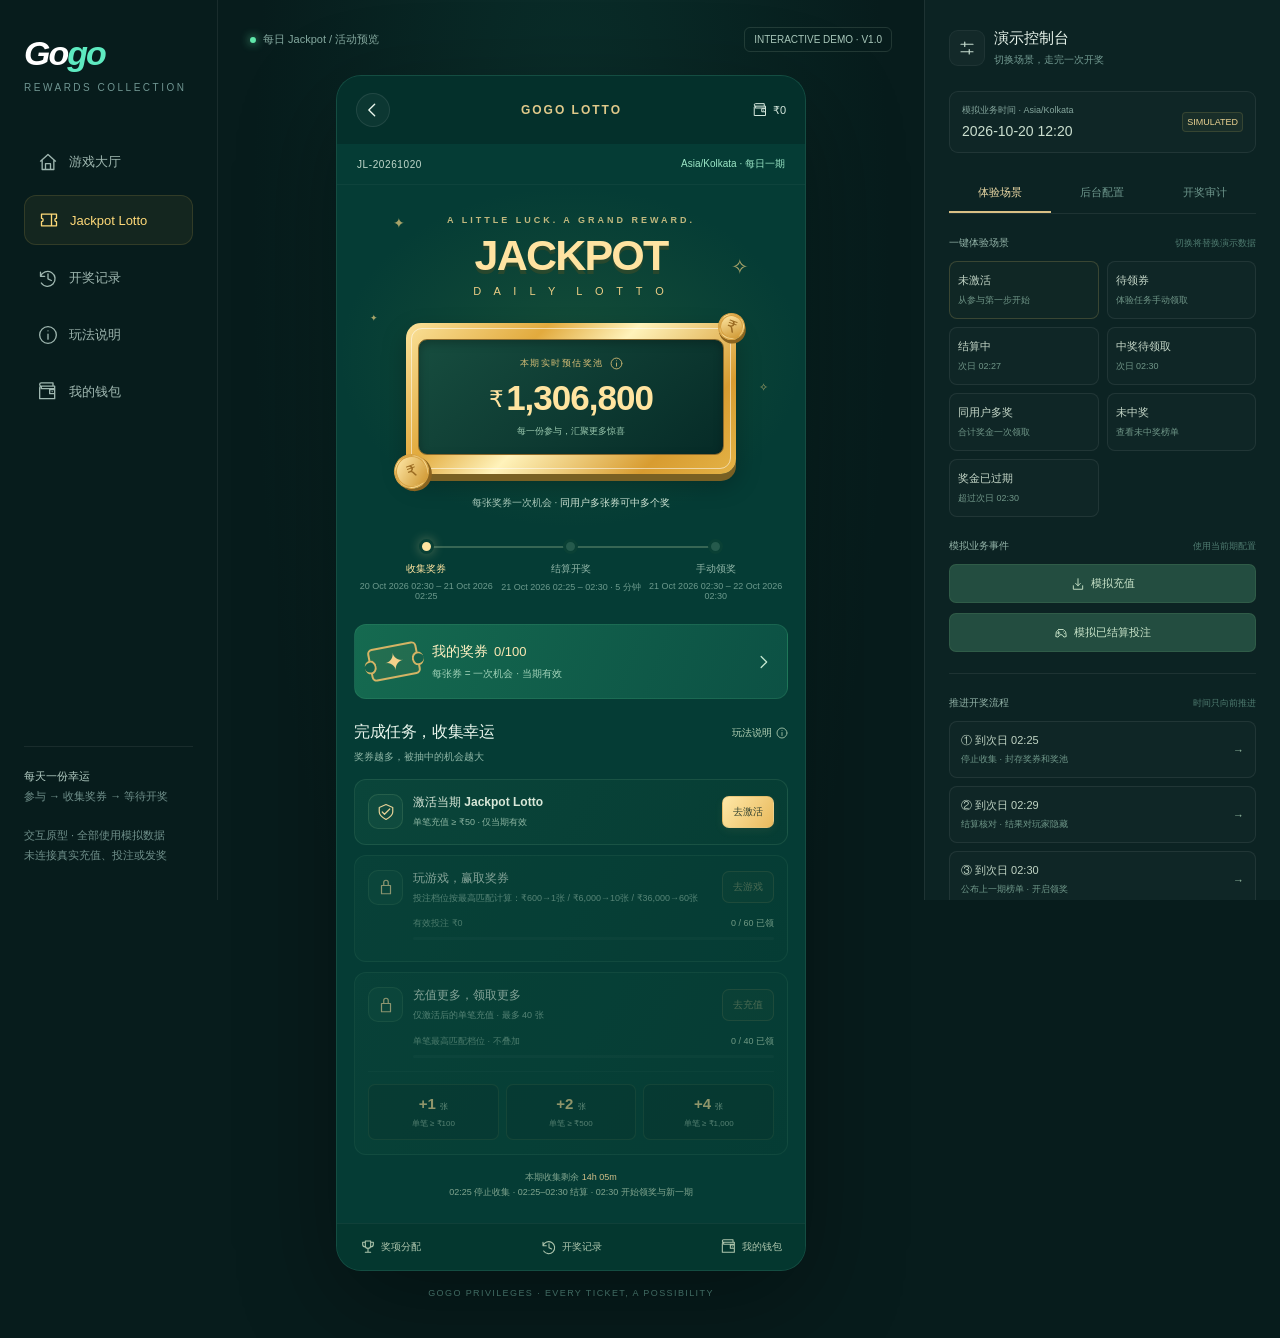
<file: lottery.html>
<!doctype html>
<html lang="en-IN" translate="no">
<head>
  <meta charset="utf-8">
  <meta name="viewport" content="width=device-width, initial-scale=1, viewport-fit=cover">
  <meta name="theme-color" content="#043e36">
  <title>Gogo · Jackpot Lotto Demo — India</title>
  <link rel="stylesheet" href="src/lottery.css">
  <script>if(new URLSearchParams(location.search).get("embed")==="1")document.documentElement.classList.add("embed-mode")</script>
</head>
<body>
  <div id="lottery-root"></div>
  <div id="lottery-modal"></div>
  <div id="lottery-toast" role="status" aria-live="polite"></div>
  <script src="src/lottery-core.js"></script>
  <script src="src/lottery.js"></script>
</body>
</html>
</file>
<file: src/lottery.css>
:root{font-family:Arial,"PingFang SC","Microsoft YaHei",sans-serif;color:#eaf6ed;background:#071c1c;font-synthesis:none;--gold:#ffda79;--mint:#5eeac0;--muted:#8faeaa;--line:#ffffff13}
*{box-sizing:border-box}body{margin:0}button,input,select{font:inherit}button,a,input,select{touch-action:manipulation}button{cursor:pointer}button:disabled{cursor:default;opacity:.4}button:focus-visible,a:focus-visible,input:focus-visible,select:focus-visible{outline:2px solid #a9ffda;outline-offset:3px}button{color:inherit}a{color:inherit;text-decoration:none}button svg,a svg{width:20px;height:20px;flex-shrink:0}button{border:0}input,select{min-width:0}button:active:not(:disabled){transform:translateY(1px)}
.demo-layout{max-width:1460px;margin:auto;display:grid;grid-template-columns:218px minmax(380px,1fr) 356px;min-height:100vh}.desk-nav{padding:34px 24px;border-right:1px solid var(--line);position:sticky;top:0;height:100vh;display:flex;flex-direction:column}.brand{font-style:italic;font-weight:950;font-size:34px;letter-spacing:-2px;color:white}.brand b{color:var(--mint)}.edition{font-size:10px;letter-spacing:2.5px;color:#6f9591;margin:9px 0 45px}.desk-nav nav{display:grid;gap:9px}.desk-nav nav a,.desk-nav nav button{display:flex;align-items:center;gap:11px;font-size:13px;background:none;padding:14px;border-radius:12px;text-align:left;color:#9fb7b0}.desk-nav nav .active{color:#ffda79;background:#dfbe5a10;border:1px solid #dfbe5a25}.nav-note{margin-top:auto;border-top:1px solid var(--line);padding-top:20px;font-size:11px;line-height:1.8;color:#70908b}.nav-note b{color:#b3ccc3;font-weight:500}.stage-column{padding:27px 32px 40px;background:radial-gradient(ellipse at 50% 18%,#10564955,transparent 64%);min-width:0}.workspace-top{display:flex;justify-content:space-between;align-items:center;font-size:11px;color:#85aaa0;margin-bottom:23px;gap:8px}.workspace-top span{display:flex;gap:7px;align-items:center}.live-dot{display:inline-block;width:6px;height:6px;border-radius:50%;background:#60e7aa;box-shadow:0 0 10px #60e7aa}.version-pill{padding:6px 9px;border:1px solid #acc7b029;border-radius:6px;color:#a9c8bb;font-size:10px}.phone{width:100%;max-width:470px;margin:auto;background:#053c35;border:1px solid #72b59325;border-radius:25px;overflow:hidden;box-shadow:0 32px 100px #0005;position:relative}.phone-top{display:flex;align-items:center;justify-content:space-between;gap:10px;padding:17px 19px;background:#052f2be6}.circle-btn{width:34px;height:34px;display:inline-flex;align-items:center;justify-content:center;border:1px solid #ffffff16;border-radius:50%;background:#ffffff09}.phone-top .wordmark{font-size:12px;letter-spacing:2px;font-weight:bold;color:#e0c98a;flex:1;text-align:center}.wallet-chip{background:none;padding:0;font-size:11px;display:flex;align-items:center;gap:5px;color:#d4e6dc}.wallet-chip svg{width:15px;height:15px}.round-bar{display:flex;align-items:center;justify-content:space-between;padding:13px 20px;font-size:10px;color:#98bcb1;border-bottom:1px solid #ffffff09}.round-bar b{color:#c1d8cb;font-weight:500;letter-spacing:.6px}.round-bar span:last-child{color:#9ce7c7}.lotto-hero{position:relative;text-align:center;padding:30px 20px 19px;overflow:hidden;background:radial-gradient(ellipse at 50% 50%,#427e4044 0%,transparent 70%)}.eyebrow{font-size:9px;letter-spacing:3px;color:#c1b87e;font-weight:700}.lotto-hero h1{font-size:43px;font-weight:950;letter-spacing:-1.8px;margin:9px 0 0;color:#ffe3a1;line-height:1;text-shadow:0 4px 0 #62501c55}.lotto-hero .hero-sub{font-size:11px;letter-spacing:5px;color:#ebcd85;margin:7px 0 24px}.stars{position:absolute;inset:0;pointer-events:none;color:#edcf7f;font-size:18px}.stars span{position:absolute;opacity:.7}.stars span:nth-child(1){top:30px;left:12%;font-size:14px}.stars span:nth-child(2){top:70px;right:12%;font-size:21px}.stars span:nth-child(3){top:128px;left:7%;font-size:9px}.stars span:nth-child(4){top:196px;right:8%;font-size:11px}.jackpot-sign{position:relative;padding:16px 12px 19px;background:linear-gradient(135deg,#fbe29a,#e2aa3d 30%,#fff3bb 49%,#d89c30 80%,#e4b347);border-radius:15px;box-shadow:0 7px 0 #796023,0 10px 25px #0004;max-width:330px;margin:0 auto 10px}.jackpot-sign:before{content:"";position:absolute;inset:5px;border:1px solid #fff8;border-radius:11px}.sign-inner{background:linear-gradient(140deg,#174d3f,#062b27);border:1px solid #8d6a2b;border-radius:9px;padding:17px 8px 16px;position:relative;box-shadow:inset 0 3px 10px #0004}.pool-label{font-size:9px;color:#d8bf77;letter-spacing:1.5px;display:flex;justify-content:center;align-items:center;gap:6px}.pool-label button{background:none;color:#d8bf77;display:flex;padding:0}.pool-label svg{width:13px;height:13px}.pool-value{font-size:35px;font-weight:800;letter-spacing:-1px;color:#ffe4a0;margin:8px 0 7px;white-space:nowrap;font-variant-numeric:tabular-nums}.pool-value .currency{font-size:23px;font-weight:500;vertical-align:3px;margin-right:3px}.pool-change{color:#9ccab0;font-size:9px}.coin{position:absolute;border-radius:50%;border:3px double #d7a243;background:linear-gradient(140deg,#ffe9a9,#ce952e);box-shadow:2px 3px 0 #8b641f;color:#9b6b22;display:flex;align-items:center;justify-content:center;font-weight:bold}.coin-one{width:35px;height:35px;left:-12px;bottom:-15px;transform:rotate(-20deg)}.coin-two{width:27px;height:27px;right:-9px;top:-10px;transform:rotate(20deg)}.hero-caption{font-size:10px;color:#aacbbc;margin:22px 0 0}.hero-caption b{color:#d3e9d9;font-weight:500}.phone-content{padding:0 17px 20px}.timeline{display:grid;grid-template-columns:repeat(3,1fr);position:relative;margin:10px 0 23px}.timeline:before{content:"";height:2px;background:#376654;position:absolute;top:7px;left:16%;right:16%}.time-step{z-index:1;text-align:center;font-size:10px;color:#6d9a8d}.time-step i{display:block;background:#255a4c;border:3px solid #0a4035;width:15px;height:15px;border-radius:50%;margin:auto auto 8px}.time-step b{display:block;color:#90b5a7;font-size:10px;font-weight:500}.time-step small{display:block;font-size:9px;margin-top:5px}.time-step.active i{background:#ffe4a0;box-shadow:0 0 12px #ffe4a055}.time-step.active b{color:#ffe4a0}.phase-banner{display:flex;gap:9px;padding:12px;border-radius:9px;background:#b8dd9b0c;border:1px solid #b8dd9b21;margin-bottom:14px;align-items:center}.phase-banner svg{width:18px;height:18px;color:#ebd395;flex-shrink:0}.phase-banner b{display:block;font-size:11px;color:#e8d9aa;margin-bottom:4px}.phase-banner small{display:block;font-size:9px;color:#9dc2b3;line-height:1.6}.ticket-overview{width:100%;display:flex;align-items:center;text-align:left;gap:13px;background:linear-gradient(110deg,#156a50,#0c5144);border:1px solid #439c713f;border-radius:12px;padding:17px 14px;margin-bottom:23px;position:relative}.ticket-glyph{width:50px;height:33px;display:flex;align-items:center;justify-content:center;border:2px solid #d4b465;border-radius:5px;background:#d9b36012;color:#f4d18a;font-size:24px;transform:rotate(-11deg);position:relative}.ticket-glyph:before,.ticket-glyph:after{content:"";width:10px;height:10px;background:#15624c;border:2px solid #d4b465;border-radius:50%;position:absolute;top:9px}.ticket-glyph:before{left:-7px;border-left:0}.ticket-glyph:after{right:-7px;border-right:0}.ticket-overview strong{font-size:14px;color:#fff1c2}.ticket-overview small{display:block;font-size:10px;color:#a1d2b8;margin-top:6px}.ticket-overview>svg{margin-left:auto;color:#c4e7d0;width:19px}.ticket-count{font-size:13px;font-weight:normal;color:#fce8b3;margin-left:6px}.section-head{display:flex;justify-content:space-between;align-items:center;margin-bottom:6px}.section-head h2{font-size:16px;letter-spacing:-.4px;margin:0}.section-head button{background:none;padding:0;color:#b6d3b7;font-size:10px;display:flex;gap:4px;align-items:center}.section-head svg{width:12px;height:12px}.section-sub{font-size:10px;color:#8fb6a6;margin:7px 0 15px}.task{border:1px solid #82bd9526;border-radius:12px;margin-bottom:10px;background:linear-gradient(120deg,#0a453a,#063d34);padding:14px 13px}.task-top{display:flex;align-items:center;gap:10px}.task-icon{display:flex;align-items:center;justify-content:center;width:35px;height:35px;background:#78b98f10;border:1px solid #b6d99622;color:#e4d096;border-radius:10px;flex-shrink:0}.task-icon svg{width:18px;height:18px}.task-copy{flex:1;min-width:0}.task-copy h3{font-size:12px;margin:0 0 5px;color:#d8e7d8}.task-copy p{font-size:9px;margin:0;color:#8bb3a0;line-height:1.5}.task-action{border:1px solid #d5b56f66;border-radius:7px;background:#d5b56f13;padding:8px 10px;font-size:10px;color:#ffe2a1;font-weight:bold;white-space:nowrap}.task-action.claim{background:linear-gradient(125deg,#ffe8a7,#e9ba5d);color:#374632;box-shadow:0 3px 10px #eac77012}.task-action.done{border:1px solid #8ebca52b;background:#74b9970c;color:#9bc4ad}.task-action:disabled{opacity:.45}.task-progress{margin:12px 0 0 45px}.task-progress>div{display:flex;justify-content:space-between;color:#79a48f;font-size:9px;margin-bottom:7px}.task-progress strong{color:#b6d6b8;font-weight:normal}.track{height:3px;background:#ffffff09;border-radius:4px;overflow:hidden}.track i{height:100%;display:block;background:linear-gradient(90deg,#54ae81,#c1ce8e);border-radius:4px}.locked{opacity:.6}.deposit-tiers{display:grid;grid-template-columns:repeat(3,1fr);gap:7px;margin-top:13px;padding-top:12px;border-top:1px solid #ffffff09}.deposit-tier{background:#0b302b66;border:1px solid #a6bb7626;border-radius:7px;padding:10px 4px;text-align:center}.deposit-tier b{font-size:15px;color:#ecd18e;display:block}.deposit-tier small{font-size:8px;color:#89ad99;display:block;margin-top:6px}.deposit-tier em{font-size:8px;font-style:normal;color:#a2c1a8}.daily-note{font-size:9px;color:#81a58f;text-align:center;line-height:1.7;margin:15px 0 3px}.phone-bottom{display:flex;border-top:1px solid #ffffff0c;background:#04372f;padding:12px 20px;justify-content:space-between;gap:8px}.phone-bottom button{display:flex;gap:5px;align-items:center;background:none;color:#adc5ad;font-size:10px;padding:3px}.phone-bottom svg{width:16px;height:16px}.phone-footer{text-align:center;color:#4f8379;font-size:9px;letter-spacing:1.4px;margin-top:17px}.mobile-tools{display:none}
.ops-panel{background:#0c2323;border-left:1px solid var(--line);padding:29px 24px;position:sticky;top:0;height:100vh;overflow-y:auto}.ops-heading{display:flex;align-items:center;gap:9px}.ops-heading>span{display:flex;color:#c5dcce;background:#ffffff08;border:1px solid #ffffff0c;padding:8px;border-radius:9px}.ops-heading svg{width:18px;height:18px}.ops-heading h2{margin:0;font-size:15px;font-weight:600}.ops-heading p{font-size:10px;color:#739b92;margin:5px 0 0}.ops-clock{display:flex;justify-content:space-between;align-items:center;margin-top:24px;padding:12px;background:#ffffff04;border:1px solid var(--line);border-radius:9px}.ops-clock small{font-size:9px;color:#85a69d;display:block;margin-bottom:5px}.ops-clock b{font-size:14px;font-weight:500;font-variant-numeric:tabular-nums;color:#cce0d0}.ops-clock span{font-size:9px;color:#ecd393;background:#eaca6d0c;border:1px solid #eaca6d24;border-radius:4px;padding:4px}.ops-tabs{display:flex;border-bottom:1px solid var(--line);margin:21px 0 20px}.ops-tabs button{flex:1;background:none;color:#6d968c;font-size:11px;padding:11px 0;border-bottom:2px solid transparent}.ops-tabs button.active{color:#e9d7a4;border-bottom-color:#d9c085}.ops-label{font-size:10px;color:#91b1a6;margin:22px 0 11px;display:flex;align-items:center;justify-content:space-between}.ops-label:first-child{margin-top:0}.ops-label small{font-size:9px;color:#4f7b70}.scenario-grid{display:grid;grid-template-columns:1fr 1fr;gap:8px}.scenario-grid button{background:#ffffff04;border:1px solid var(--line);border-radius:8px;padding:11px 8px;text-align:left;font-size:11px;color:#c5d7c8}.scenario-grid button small{display:block;color:#6f9587;font-size:9px;margin-top:6px}.scenario-grid button:first-child{border-color:#d3bb6f36;background:#d3bb6f06}.ops-select,.ops-input{width:100%;padding:10px;border:1px solid #36524b;background:#102d29;color:#cce0cf;border-radius:7px;font-size:11px;margin:0;outline:none}.ops-select option{background:#12322c}.ops-field{display:block;font-size:10px;color:#8eaea2;margin:11px 0}.ops-field>span{display:block;margin-bottom:7px}.ops-field-grid{display:grid;grid-template-columns:1fr 1fr;gap:8px}.ops-primary{width:100%;display:flex;align-items:center;justify-content:center;gap:6px;padding:11px;border-radius:7px;background:#234d40;color:#cae5ca;border:1px solid #4d7c5855;font-size:11px;margin:10px 0}.ops-primary.gold{background:#d4b76a;color:#163a2c;border-color:#ecd18a;font-weight:bold}.ops-primary svg{width:14px;height:14px}.ops-hint{font-size:10px;color:#72998b;line-height:1.8;margin:10px 0}.ops-hint.warning{color:#d5bb81;background:#e6bc6110;border:1px solid #e6bc6129;padding:10px;border-radius:7px}.ops-sep{height:1px;background:var(--line);margin:21px 0}.time-controls{display:grid;gap:8px}.time-controls button{display:flex;justify-content:space-between;align-items:center;text-align:left;background:#ffffff04;border:1px solid var(--line);border-radius:8px;padding:11px;color:#c1d5c5;font-size:11px}.time-controls button small{display:block;font-size:9px;color:#6f9789;margin-top:5px}.time-controls button>b{color:#91b79f;font-weight:500}.ops-summary{display:grid;gap:9px;padding:12px;border:1px solid var(--line);border-radius:8px;background:#ffffff03}.ops-summary>div{display:flex;justify-content:space-between;gap:10px;font-size:10px;color:#82a899}.ops-summary b{font-weight:500;color:#c8dcc7}.ops-reset{width:100%;color:#6b9485;background:none;font-size:10px;margin-top:15px;padding:10px;text-decoration:underline;text-underline-offset:3px}.config-title{font-size:11px;color:#d0ddc7;margin:22px 0 11px}.config-title:first-child{margin-top:0}.ops-checks{display:flex;flex-wrap:wrap;gap:7px}.ops-checks label{font-size:10px;color:#afc6b5;border:1px solid #ffffff0d;padding:7px 8px;border-radius:5px;display:flex;align-items:center;gap:4px}.ops-checks input{accent-color:#c7ba78;width:12px;height:12px;margin:0}.config-row{display:grid;grid-template-columns:1.2fr .8fr;gap:8px;margin:7px 0}.config-prize{display:grid;grid-template-columns:58px 1fr 1fr;gap:6px;align-items:center;margin:8px 0;font-size:10px;color:#a6bdad}.config-total{font-size:10px;text-align:right;color:#d8c38d;margin:10px 0}.audit-step{position:relative;display:flex;gap:11px;padding:0 0 20px}.audit-step:before{content:"";position:absolute;top:16px;bottom:0;left:10px;width:1px;background:#315348}.audit-step:last-child:before{display:none}.audit-step>span{display:flex;align-items:center;justify-content:center;width:21px;height:21px;background:#294e3b;color:#bfd3a7;border-radius:50%;flex-shrink:0;font-size:10px}.audit-step b{font-size:11px;font-weight:500;color:#cadaC5}.audit-step p{font-size:10px;line-height:1.8;color:#7f9d8b;margin:6px 0 0}.audit-info{font-size:9px;line-height:1.8;color:#739482;padding:11px;border:1px dashed #476f4d69;border-radius:7px;overflow-wrap:anywhere}.event-line{font-size:9px;color:#709383;padding:9px 0;border-bottom:1px solid #ffffff09;line-height:1.7}.event-line b{font-weight:500;color:#a0b99f;margin-right:6px}.empty-ops{padding:25px 5px;color:#77998b;text-align:center;font-size:11px;line-height:1.8}.ops-back{display:none}
.lotto-overlay{position:fixed;inset:0;background:#001b19d9;backdrop-filter:blur(6px);z-index:100;display:flex;align-items:center;justify-content:center;padding:24px}.lotto-dialog{background:linear-gradient(145deg,#0d4c3e,#07342f);border:1px solid #6bb78565;box-shadow:0 0 0 4px #285e4833,0 30px 120px #0008;border-radius:21px;width:100%;max-width:460px;max-height:calc(100dvh - 48px);display:flex;flex-direction:column;overflow:hidden;position:relative}.dialog-head{display:flex;align-items:center;justify-content:space-between;padding:20px 21px 14px;flex-shrink:0;gap:10px}.dialog-head h2{font-size:17px;margin:0;color:#ffe09a;letter-spacing:-.3px}.dialog-head p{font-size:10px;color:#97ba9d;margin:6px 0 0}.dialog-head .circle-btn{width:28px;height:28px;flex-shrink:0}.dialog-head .circle-btn svg{width:15px;height:15px}.dialog-body{padding:0 20px 20px;overflow-y:auto;min-height:0}.dialog-footer{padding:14px 20px 17px;border-top:1px solid #ffffff0e;background:#052d2888;flex-shrink:0}.gold-button{width:100%;background:linear-gradient(135deg,#ffe8a8,#dcb05b);border:1px solid #f6d482;border-radius:9px;padding:13px;color:#21422e;font-weight:700;font-size:12px;box-shadow:0 3px 0 #9f7b35}.gold-button:disabled{background:#5f7769;color:#c2cdc2;border-color:#859c89;box-shadow:none;opacity:.65}.dialog-note{font-size:10px;color:#8cb39c;line-height:1.8;margin:12px 0}.dialog-stats{display:grid;grid-template-columns:repeat(3,1fr);background:#022d26;border:1px solid #96bc7826;border-radius:10px;margin-bottom:15px;padding:13px 4px}.dialog-stats>div{text-align:center;border-right:1px solid #ffffff0a}.dialog-stats>div:last-child{border:0}.dialog-stats b{font-size:17px;color:#e4d6a8;display:block}.dialog-stats small{display:block;font-size:9px;color:#8dab91;margin-top:6px}.filter-tabs{display:flex;gap:6px;margin-bottom:12px}.filter-tabs button{flex:1;padding:8px 5px;border:1px solid #ffffff13;border-radius:6px;background:#022e2799;color:#8fb69c;font-size:10px}.filter-tabs .active{color:#ebd29a;border-color:#d5bf7955;background:#d5bf790c}.ticket-item{display:flex;align-items:center;justify-content:space-between;border:1px solid #accb8033;padding:11px 12px;border-radius:8px;background:#d8bd6408;margin:8px 0;position:relative}.ticket-item b{font-family:monospace;font-size:11px;color:#d5e1b7}.ticket-item small{display:block;font-size:9px;color:#84aa8f;margin-top:6px}.ticket-item span{font-size:9px;color:#d0bb80}.empty-state{text-align:center;padding:35px 20px;color:#8bb49c}.empty-state>svg{width:36px;height:36px;color:#abc588;margin-bottom:10px}.empty-state h3{font-size:15px;color:#d9dfbd}.empty-state p{font-size:10px;line-height:1.8}.rules-step{display:flex;gap:13px;padding:15px 0;border-bottom:1px solid #ffffff0b}.rules-step>span{display:flex;align-items:center;justify-content:center;width:26px;height:26px;flex-shrink:0;font-family:Georgia,serif;font-size:15px;background:#c6ae6014;border:1px solid #c6ae6033;border-radius:7px;color:#e2cc91}.rules-step h3{font-size:12px;color:#d5e4c4;margin:0 0 7px}.rules-step p{font-size:10px;color:#99b89b;line-height:1.9;margin:0}.prize-table{border-collapse:collapse;width:100%;font-size:10px;margin:12px 0}.prize-table th{font-weight:500;color:#95b49b;background:#002d27;padding:11px 6px;text-align:right}.prize-table th:first-child,.prize-table td:first-child{text-align:left}.prize-table td{color:#d2debb;border-bottom:1px solid #ffffff0c;padding:12px 6px;text-align:right}.prize-table td:first-child{color:#e2cf95}.formula-card{padding:14px;border:1px solid #c1bc6933;border-radius:9px;background:#c1bc6909;font-size:11px;color:#e4d2a0;line-height:1.9;margin:15px 0}.modal-input{width:100%;border:1px solid #63916c55;border-radius:8px;padding:13px;background:#022e29;color:#ebebcf;margin:6px 0 12px;font-size:14px}.modal-label{font-size:10px;color:#9ab79b;display:block;margin-top:10px}.amount-grid{display:grid;grid-template-columns:repeat(3,1fr);gap:7px;margin:9px 0}.amount-grid button{padding:10px 4px;color:#d1cb9b;background:#ffffff05;border:1px solid #d4cc7b30;border-radius:6px;font-size:11px}.amount-grid button.active{border-color:#e0c67d;color:#f8dda0;background:#d4cc7b14}.result-pool{text-align:center;padding:0 0 15px;font-size:10px;color:#9fbe9f}.result-pool strong{font-size:21px;color:#ffdc88;margin:7px 0 0;display:block;font-weight:600}.result-toolbar{display:flex;gap:8px;align-items:center;margin-bottom:10px}.result-toolbar select,.result-toolbar input{width:100%;border:1px solid #6a99634a;background:#062f27;border-radius:6px;padding:9px;color:#b9cfaa;font-size:10px}.result-toolbar input{width:46%}.winner-ticket{border-radius:10px;overflow:hidden;display:flex;align-items:center;padding:13px 12px;margin-bottom:9px;gap:12px;border:1px solid #aa995966;background:linear-gradient(115deg,#f9dfa1,#edb947 70%,#e9ca7a);color:#6d4a17;box-shadow:0 3px 0 #9c7829;position:relative}.winner-ticket.second{background:linear-gradient(115deg,#d3e5f0,#5b9ec5 80%,#8cbdcb);border-color:#77b2c9;box-shadow:0 3px 0 #38718d;color:#1f4b63}.winner-ticket.third{background:linear-gradient(115deg,#ead6bb,#b58a5c 80%,#d3ad86);border-color:#b5916c;box-shadow:0 3px 0 #83603f;color:#654522}.winner-ticket.lucky{background:linear-gradient(115deg,#b9cdb8,#6e9c7a);border-color:#85b088;box-shadow:0 3px 0 #3a6c53;color:#254734}.winner-rank{font-size:28px;line-height:1;font-weight:900;letter-spacing:-1px;border-right:1px dashed #68481955;padding-right:12px;min-width:58px;text-align:center}.winner-rank small{display:block;font-size:7px;letter-spacing:.5px;margin-top:5px;font-weight:700}.winner-money{flex:1;min-width:0}.winner-money strong{font-size:21px;color:#fff5cf;text-shadow:0 2px 1px #6c471d88;letter-spacing:-.5px;display:block;font-weight:900}.winner-money code{font-family:monospace;display:block;font-size:9px;background:#00000014;padding:4px 5px;border-radius:3px;margin-top:5px;overflow-wrap:anywhere;width:fit-content}.winner-person{text-align:center;font-size:8px;width:62px;flex-shrink:0}.winner-person img{display:block;width:34px;height:34px;border:2px solid #fff8;border-radius:50%;margin:0 auto 5px;object-fit:cover}.winner-ticket.is-me{outline:2px solid #fff4bd;outline-offset:1px}.my-prize{border:1px solid #94c9825c;border-radius:10px;padding:13px;margin-bottom:12px;background:#316e4a55;display:flex;align-items:center;justify-content:space-between;gap:8px}.my-prize small{display:block;color:#a6cca2;font-size:9px;margin-bottom:5px}.my-prize strong{font-size:22px;color:#ffe5a2;font-weight:700}.my-prize span{font-size:9px;color:#c7ddb7}.pagination{display:flex;justify-content:center;gap:10px;align-items:center;font-size:10px;color:#a5c49c;margin:15px 0 0}.pagination button{background:#ffffff0a;border:1px solid #ffffff15;border-radius:5px;padding:7px 10px;color:#c3d3ac}.result-footer-actions{display:flex;gap:9px}.result-footer-actions>button:first-child{background:#ffffff06;border:1px solid #7aab7144;border-radius:8px;color:#b8d2a7;padding:12px 14px;font-size:11px;white-space:nowrap}.result-footer-actions>.gold-button{flex:1}.ledger-row{display:flex;align-items:center;justify-content:space-between;padding:13px 0;border-bottom:1px solid #ffffff0d;font-size:11px;color:#c3d7b7}.ledger-row small{display:block;font-size:9px;color:#8cab91;margin-top:5px}.ledger-row strong{color:#d5d197;font-size:13px}.settlement-card{text-align:center;padding:30px 15px;border:1px solid #c8b86729;border-radius:10px;background:#c8b86705}.settlement-card svg{width:38px;height:38px;color:#d2c286}.settlement-card h3{font-size:16px;color:#ead79e;margin-bottom:9px}.settlement-card p{font-size:11px;color:#9db69a;line-height:1.9}.history-item{width:100%;text-align:left;border:1px solid #a2bd732d;border-radius:9px;padding:14px;background:#ffffff03;margin:6px 0;display:flex;justify-content:space-between;align-items:center}.history-item b{font-size:12px;color:#dacd9d}.history-item small{display:block;font-size:9px;color:#94b297;margin-top:7px}.history-item>span{color:#b6cba7;font-size:10px}.notification-dot{width:5px;height:5px;background:#ffe28c;border-radius:50%;display:inline-block}.modal-error{color:#f4bc8f;font-size:11px;line-height:1.8;background:#c88d4312;border:1px solid #c88d4335;padding:10px;border-radius:7px;margin-bottom:10px}.audit-heading{margin:18px 0 14px;color:#dcce9f;font-size:12px;font-weight:500}.checks{display:flex;gap:8px;flex-wrap:wrap}.checks span{font-size:9px;background:#7eb68c0c;border:1px solid #7eb68c24;border-radius:5px;color:#a9c6a0;padding:7px 8px}.lotto-toast{position:fixed;z-index:200;left:50%;bottom:30px;transform:translateX(-50%);background:#ecedcf;color:#234c37;border:1px solid #ecedcf;border-radius:9px;padding:12px 18px;font-size:12px;max-width:90vw;box-shadow:0 10px 50px #0005;line-height:1.6;text-align:center}.inline-empty{font-size:10px;color:#8eaf97;line-height:1.8}.phase-counter{font-size:9px;color:#cfbd87}.ops-footer{font-size:9px;color:#4b7265;line-height:1.8;margin-top:23px}.spinner{animation:lotto-spin 1.6s linear infinite}@keyframes lotto-spin{to{transform:rotate(360deg)}}@media(prefers-reduced-motion:reduce){.spinner{animation:none}*{scroll-behavior:auto!important}}
@media(min-width:1500px){.demo-layout{border-left:1px solid var(--line);border-right:1px solid var(--line)}}@media(max-width:1180px){.demo-layout{grid-template-columns:160px minmax(350px,1fr) 310px}.desk-nav{padding:30px 16px}.stage-column{padding:25px 21px}.ops-panel{padding:26px 18px}.desk-nav nav a,.desk-nav nav button{font-size:12px;padding:12px 8px}.brand{font-size:30px}}@media(max-width:980px){.demo-layout{grid-template-columns:minmax(350px,1fr) 320px;max-width:900px}.desk-nav{display:none}.stage-column{padding:24px}.workspace-top{font-size:10px}}@media(max-width:700px){body{background:#053c35}.demo-layout{display:block;min-height:100dvh}.stage-column{padding:0;background:none}.workspace-top{display:none}.phone{max-width:470px;border-radius:0;border:0;box-shadow:none;min-height:100dvh}.phone-top{padding-top:max(15px,env(safe-area-inset-top));}.lotto-hero{padding-top:28px}.phone-footer{display:none}.phone-content{padding-bottom:24px}.ops-panel{display:none;position:fixed;inset:0;z-index:90;height:100dvh;border:0;padding:24px;overflow:auto;background:#0c2323}.ops-panel.open{display:block}.ops-back{display:flex;margin-left:auto}.mobile-tools{display:flex;position:fixed;bottom:max(17px,env(safe-area-inset-bottom));right:17px;z-index:30;border-radius:30px;box-shadow:0 5px 25px #0005;background:#e4c87f;color:#173a2d;padding:10px 14px;gap:6px;align-items:center;font-size:11px;border:1px solid #f0d995}.mobile-tools svg{width:15px;height:15px}.phone-bottom{padding-bottom:70px}.lotto-overlay{padding:15px}.lotto-dialog{max-height:calc(100dvh - 30px)}.ops-heading{padding-top:env(safe-area-inset-top)}.pool-value{font-size:34px}.dialog-body{padding-left:16px;padding-right:16px}.dialog-head{padding-left:16px;padding-right:16px}.winner-ticket{padding:11px 9px;gap:9px}.winner-rank{font-size:25px;min-width:48px;padding-right:9px}.winner-money strong{font-size:19px}.winner-money code{font-size:8px}.winner-person{width:54px;font-size:7px}.lotto-toast{bottom:80px}.dialog-head h2{font-size:16px}}

/* Keep the mobile controller in the header so it never covers a task action. */
.mobile-toolbar-button{display:none}
@media(max-width:700px){.mobile-toolbar-button{display:inline-flex;width:29px;height:29px}.phone-top .wordmark{font-size:11px;letter-spacing:1.5px}}

.share-link{display:flex;gap:7px;align-items:center}.share-link .modal-input{margin:6px 0;flex:1;color:#75f0b0}.share-methods{display:grid;grid-template-columns:repeat(4,1fr);gap:7px;margin:16px 0}.share-methods button{padding:12px 4px;background:#ffffff09;border:1px solid #ffffff18;border-radius:8px;color:#cfe9c8;font-size:10px}.share-methods button:hover{border-color:#d4c47b;color:#ffe4a0}

.embed-mode .phone-top,.embed-mode .phone-bottom,.embed-mode .phone-footer,.embed-mode .workspace-top,.embed-mode .ops-panel{display:none!important}.embed-mode .demo-layout{display:block;min-height:auto}.embed-mode .stage-column{padding:0;background:none}.embed-mode .phone{max-width:none;border:0;border-radius:0;box-shadow:none}.embed-mode .lotto-hero{padding-top:24px}.embed-mode .phone-content{padding-bottom:24px}
</file>
